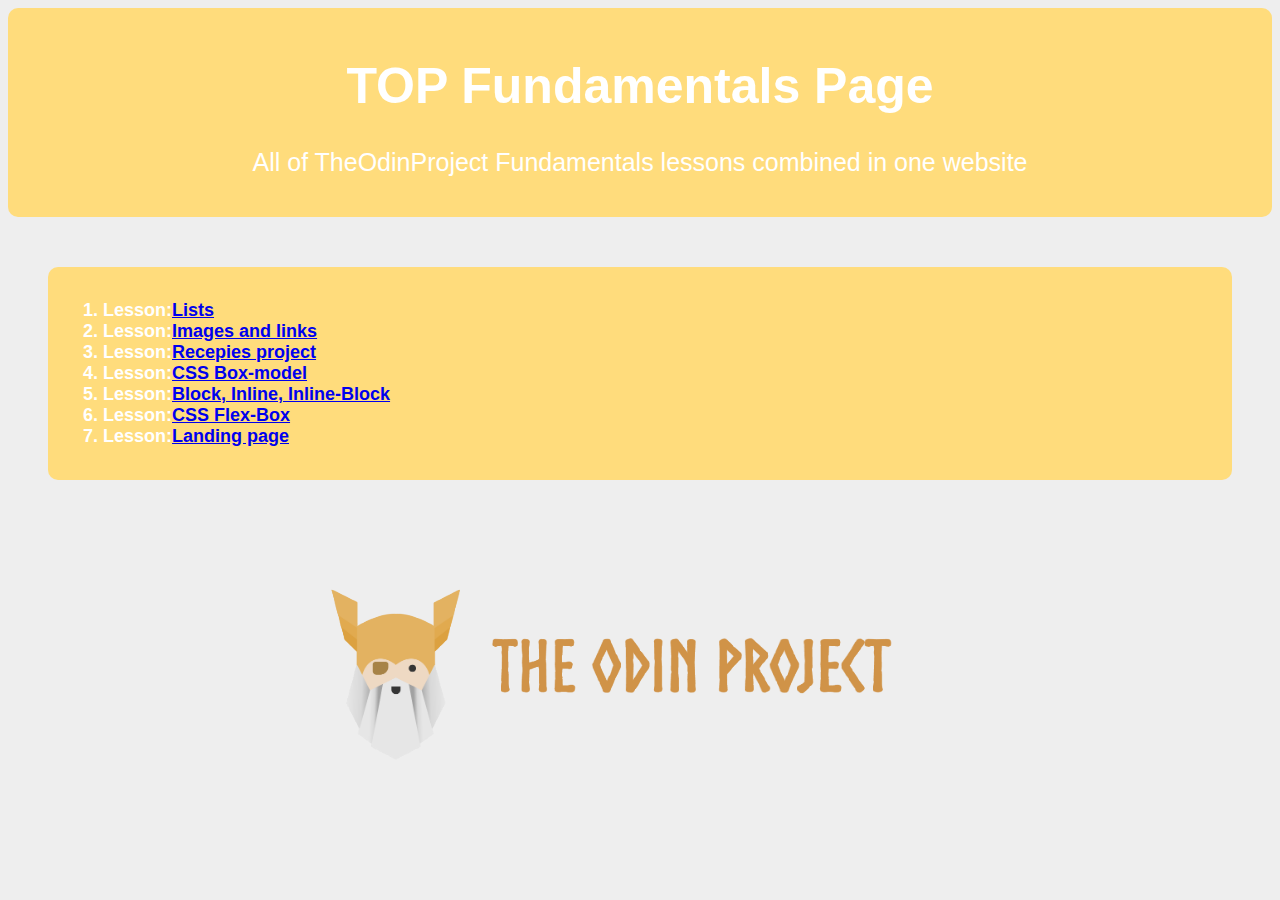
<file: index.html>
<!DOCTYPE html>
<html lang="en">
<head>
    <meta charset="UTF-8">
    <meta http-equiv="X-UA-Compatible" content="IE=edge">
    <meta name="viewport" content="width=device-width, initial-scale=1.0">
    <title>TOP Fundamentals</title>
    <link rel="stylesheet" href="style-index.css">
</head>
<body>
    <div class="div">
        <h1>TOP Fundamentals Page</h1>
        <p>All of TheOdinProject Fundamentals lessons combined in one website</p>
    </div>
        <div class="list">
            <ol>
                <li>Lesson:<a href="lists.html">Lists</a></li>
                <li>Lesson:<a href="images.html">Images and links</a></li>
                <li>Lesson:<a href="recepies/recepies.html">Recepies project</a></li>
                <li>Lesson:<a href="css-box-model.html">CSS Box-model</a></li>
                <li>Lesson:<a href="inline-block.html">Block, Inline, Inline-Block</a></li>
                <li>Lesson:<a href="flex-box.html">CSS Flex-Box</a></li>
                <li>Lesson:<a href="/landing-page/frontpage.html">Landing page</a></li>
            </ol>
        </div>
    <div class="logo alignment"><img class="logo" src="images/the-odin-project-logo-skill-finder-partners-page.png"></div>
</body>
</html>
</file>
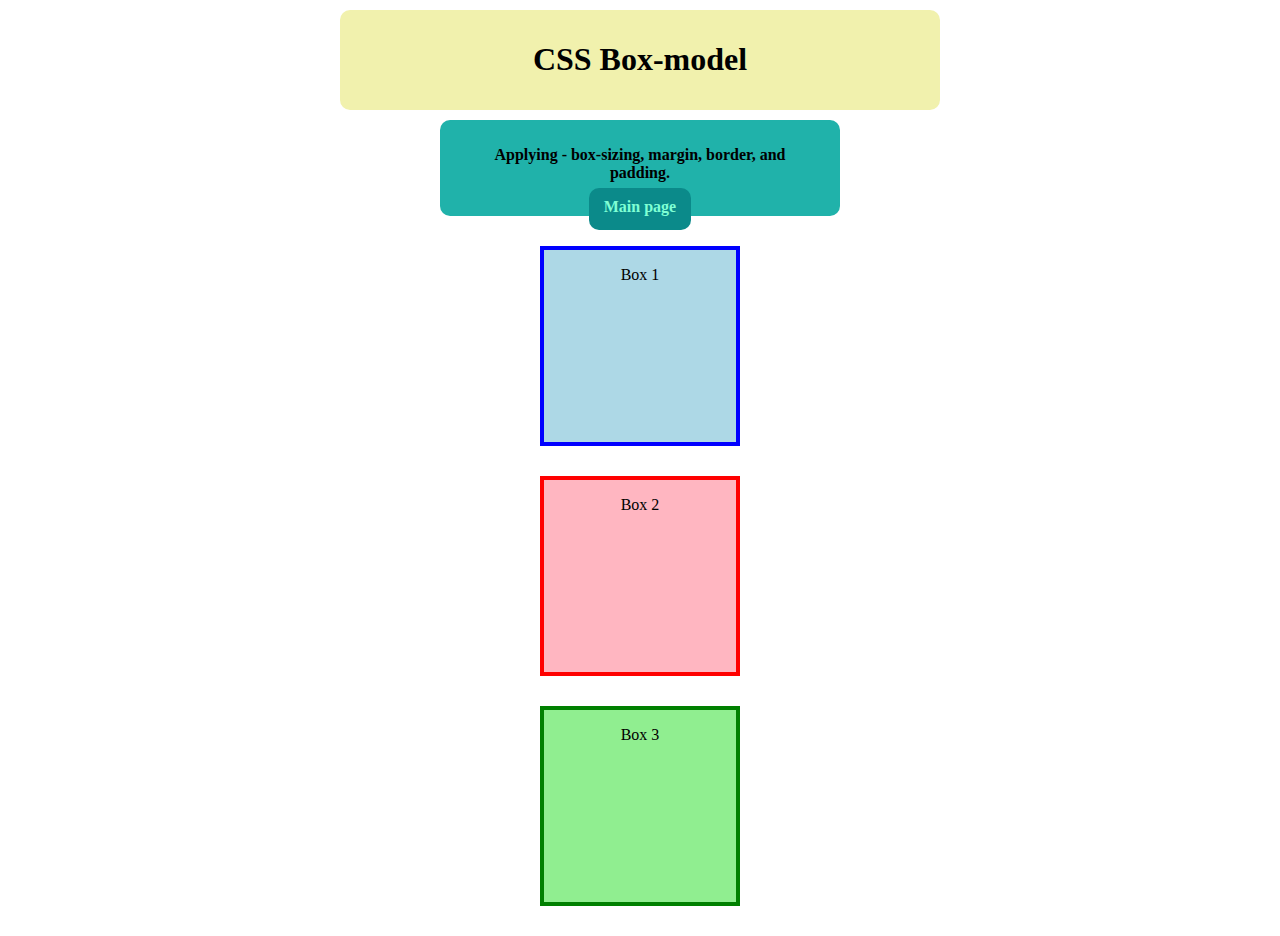
<file: css-box-model.html>
<!DOCTYPE html>
<html lang="en">
<head>
    <meta charset="UTF-8">
    <meta http-equiv="X-UA-Compatible" content="IE=edge">
    <meta name="viewport" content="width=device-width, initial-scale=1.0">
    <title>CSS Box-model</title>
    <link rel="stylesheet" href="style-CSS-Box-model.css">
</head>
<body>
    <div class="title"><h1>CSS Box-model</h1></div>
    <div class="paragraph"><p>Applying - box-sizing, margin, border, and padding.
        </p><div><a href="index.html" class="link">Main page</a></div></div>
    <div class="box1"><p>Box 1</p></div>
    <div class="box2"><p>Box 2</p></div>
    <div class="box3"><p>Box 3</p></div>
</body>
</html>
</file>
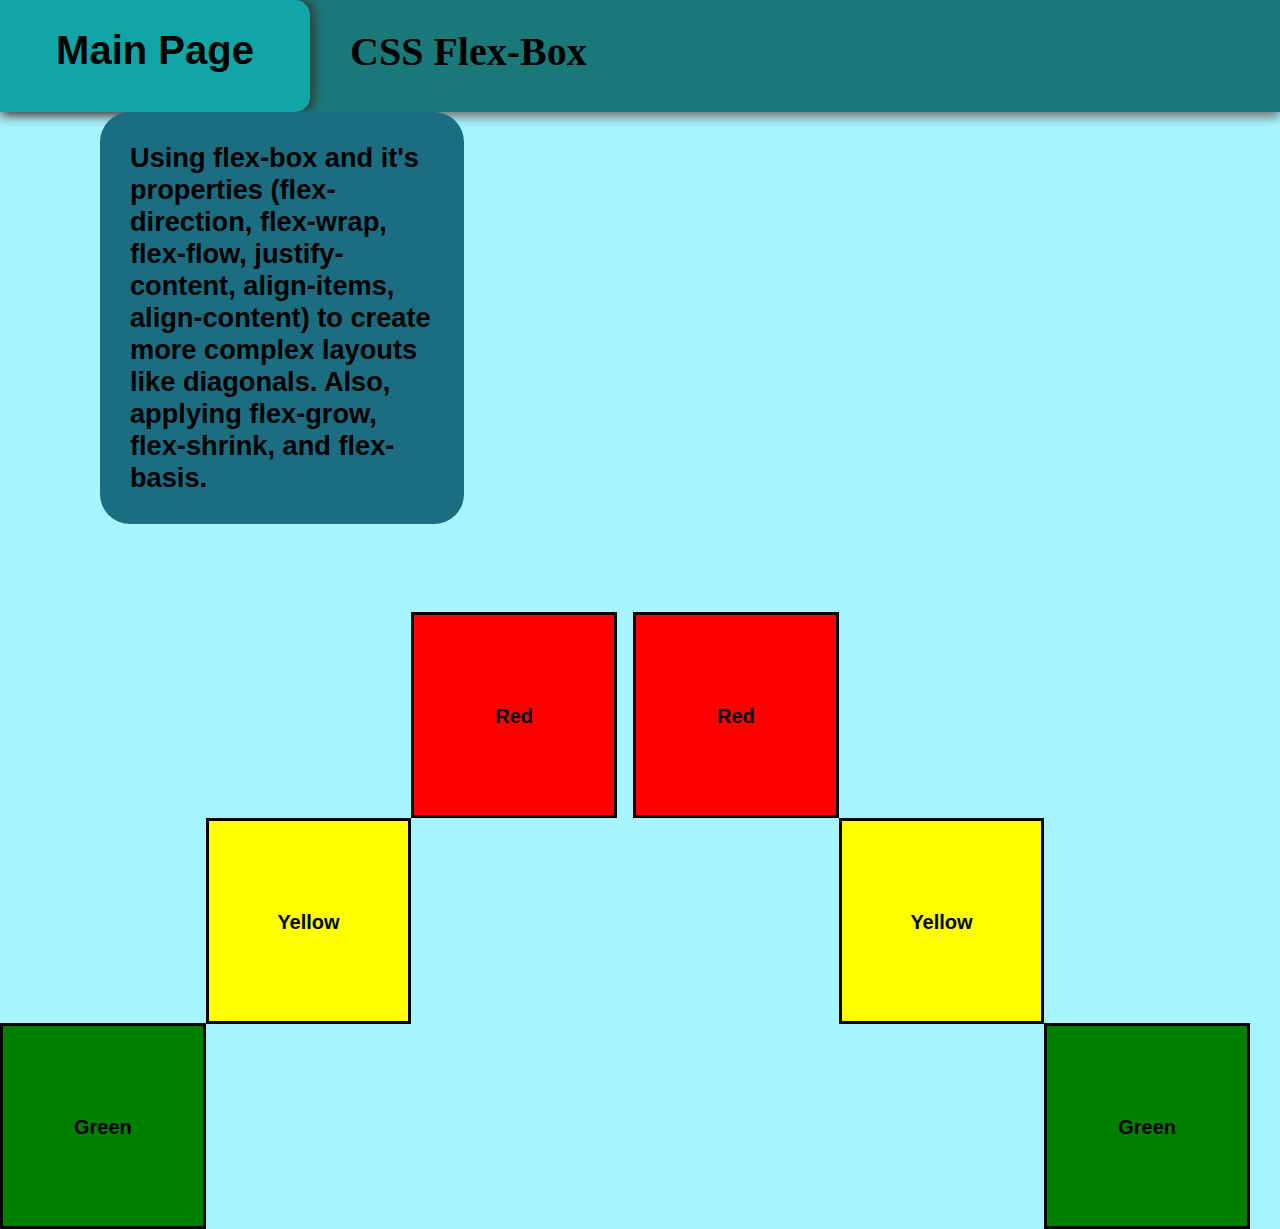
<file: flex-box.html>
<!DOCTYPE html>
<html lang="en">
<head>
    <meta charset="UTF-8">
    <meta http-equiv="X-UA-Compatible" content="IE=edge">
    <meta name="viewport" content="width=device-width, initial-scale=1.0">
    <title>CSS Flex-Box</title>
    <link rel="stylesheet" href="style-flex-box.css">
</head>
<body>
    <div class="header">
        <div class="mainpage"><a href="index.html" class="link">Main Page</a></div>
        <div class="title"><h1 class="text">CSS Flex-Box</h1></div>
        <div class="lesson"></div>
    </div>
    <div class="container"><h3 class="paragraph">
        Using flex-box and it's properties (flex-direction, flex-wrap, flex-flow, justify-content, align-items, align-content)
        to create more complex layouts like diagonals. Also, applying flex-grow, flex-shrink, and flex-basis. 
    </h3></div>
    <div class="triangle">
        <div class="flex-box">
            <div class="box1"><p>Green</p></div>
            <div class="box2"><p>Yellow</p></div>
            <div class="box3"><p>Red</p></div>
        </div>
        <div class="flex-box2">
            <div class="box31"><p>Red</p></div>
            <div class="box21"><p>Yellow</p></div>
            <div class="box11"><p>Green</p></div>
        </div>
    </div>
</body>
</html>
</file>
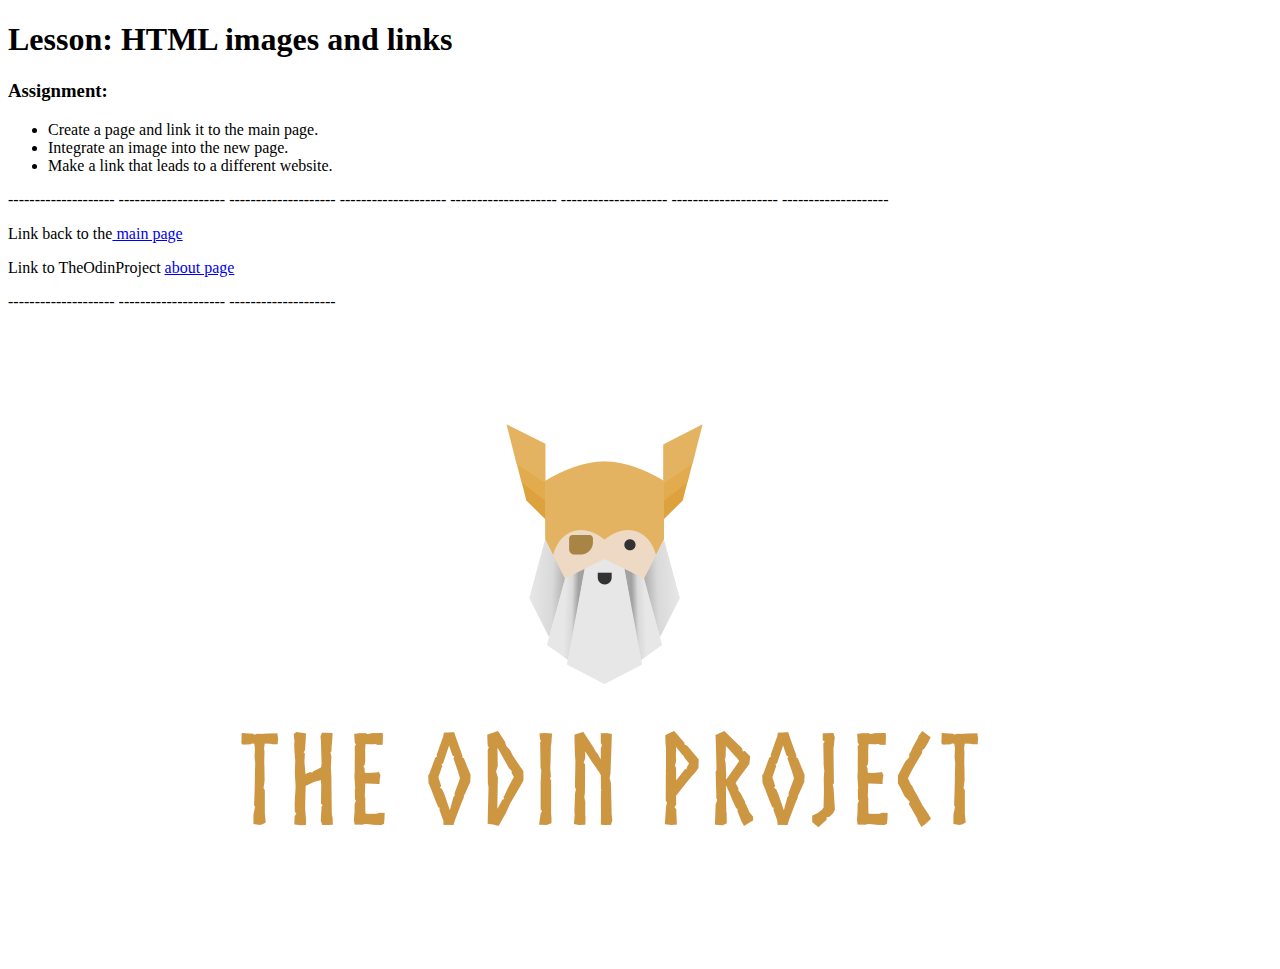
<file: images.html>
<!DOCTYPE html>
<html lang="en">
<head>
    <meta charset="UTF-8">
    <meta http-equiv="X-UA-Compatible" content="IE=edge">
    <meta name="viewport" content="width=device-width, initial-scale=1.0">
    <title>Images and links</title>
</head>
<body>
    <h1>Lesson: HTML images and links</h1>
    <h3>Assignment:</h3>
    <ul>
        <li>Create a page and link it to the main page.</li>
        <li>Integrate an image into the new page.</li>
        <li>Make a link that leads to a different website.</li>
    </ul>
    <p>
        --------------------
        --------------------
        --------------------
        --------------------
        --------------------
        --------------------
        --------------------
        --------------------
    </p>
    <p>Link back to the<a href="index.html"> main page</a></p>
    <p>Link to TheOdinProject <a href="https://www.theodinproject.com/about">about page</a></p>
    <p>
        --------------------
        --------------------
        --------------------
    </p>
    <img src="images/og-logo-022832d4cefeec1d5266237be260192f5980f9bcbf1c9ca151b358f0ce1fd2df.png" alt="Logo of TOP(TheOdinProject)">
</body>
</html>
</file>
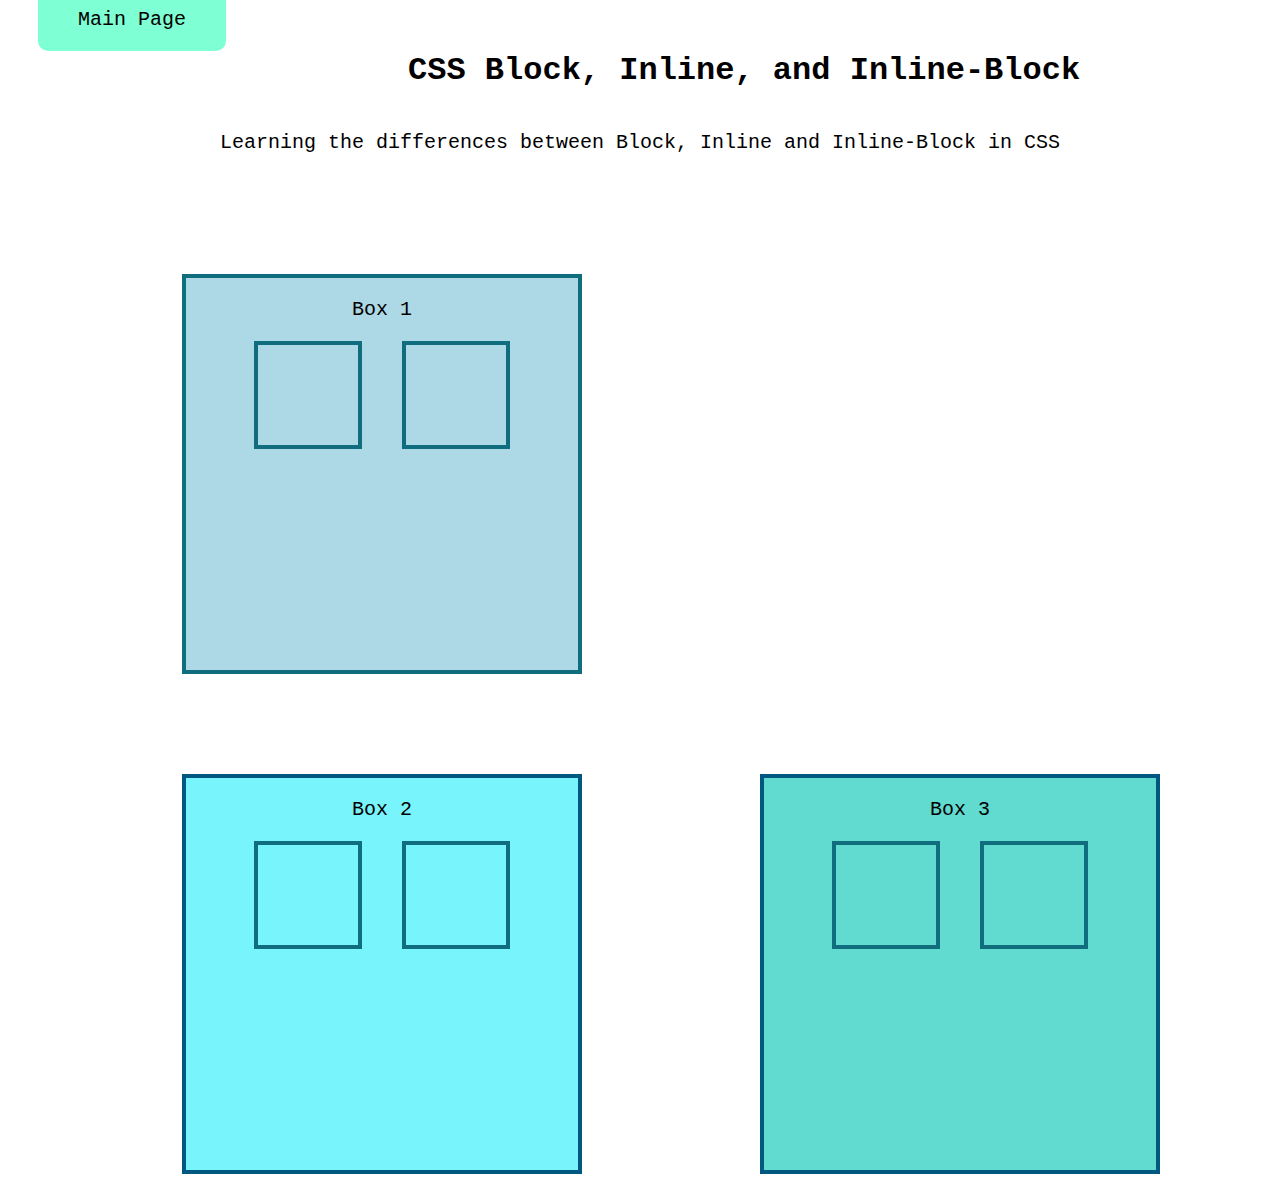
<file: inline-block.html>
<!DOCTYPE html>
<html lang="en">
<head>
    <meta charset="UTF-8">
    <meta http-equiv="X-UA-Compatible" content="IE=edge">
    <meta name="viewport" content="width=device-width, initial-scale=1.0">
    <title>Inline and Inline-Block</title>
    <link rel="stylesheet" href="style-inline-block.css">
</head>
<body>
    <div class="mainpage"><a href="index.html" class="link">Main Page</a></div>
    <div class="title"><h1>CSS Block, Inline, and Inline-Block</h1></div>
    <div class="paragraph"><p>Learning the differences between Block, Inline and Inline-Block in CSS</p></div>
    <div class="box1"><p>Box 1</p><div class="box12"></div><div class="box13"></div></div>
    <div class="box2"><p>Box 2</p><div class="box22"></div><div class="box23"></div></div>
    <div class="box3"><p>Box 3</p><div class="box32"></div><div class="box33"></div></div>
</body>
</html>
</file>
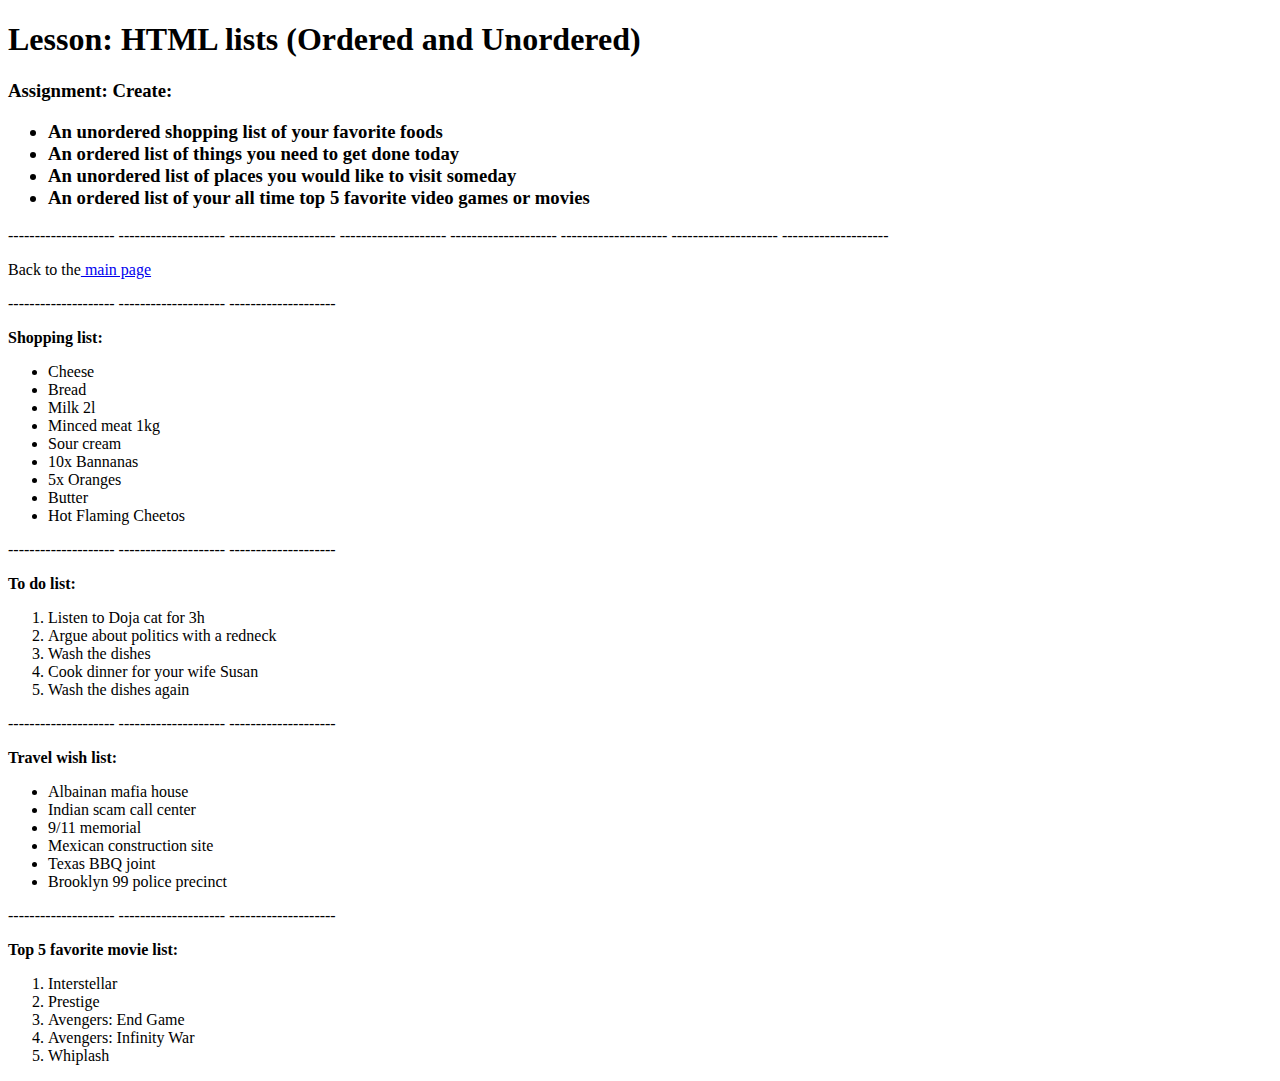
<file: lists.html>
<!DOCTYPE html>
<html lang="en">
<head>
    <meta charset="UTF-8">
    <meta http-equiv="X-UA-Compatible" content="IE=edge">
    <meta name="viewport" content="width=device-width, initial-scale=1.0">
    <title>HTML Lists</title>
</head>
<body>
    <h1>Lesson: HTML lists (Ordered and Unordered)</h1>
    <h3>Assignment: Create:
        <ul>
            <li>An unordered shopping list of your favorite foods</li>
            <li>An ordered list of things you need to get done today</li>
            <li>An unordered list of places you would like to visit someday</li>
            <li>An ordered list of your all time top 5 favorite video games or movies</li>
        </ul>
    </h3>
    <p>
        --------------------
        --------------------
        --------------------
        --------------------
        --------------------
        --------------------
        --------------------
        --------------------
    </p>
    <p>Back to the<a href="index.html"> main page</a></p>
    <p>
        --------------------
        --------------------
        --------------------
    </p>
    <p><strong>Shopping list:</strong></p>
    <ul>
        <li>Cheese</li>
        <li>Bread</li>
        <li>Milk 2l</li>
        <li>Minced meat 1kg</li>
        <li>Sour cream</li>
        <li>10x Bannanas</li>
        <li>5x Oranges</li>
        <li>Butter</li>
        <li>Hot Flaming Cheetos</li>
    </ul>
    <p>
        --------------------
        --------------------
        --------------------
    </p>
    <p><Strong>To do list:</Strong></p>
    <ol>
        <li>Listen to Doja cat for 3h</li>
        <li>Argue about politics with a redneck</li>
        <li>Wash the dishes</li>
        <li>Cook dinner for your wife Susan</li>
        <li>Wash the dishes again</li>
    </ol>
    <p>
        --------------------
        --------------------
        --------------------
    </p>
    <p><Strong>Travel wish list:</Strong></p>
    <ul>
        <li>Albainan mafia house</li>
        <li>Indian scam call center</li>
        <li>9/11 memorial</li>
        <li>Mexican construction site</li>
        <li>Texas BBQ joint</li>
        <li>Brooklyn 99 police precinct</li>
    </ul>
    <p>
        --------------------
        --------------------
        --------------------
    </p>
    <p><Strong>Top 5 favorite movie list:</Strong></p>
    <ol>
        <li>Interstellar</li>
        <li>Prestige</li>
        <li>Avengers: End Game</li>
        <li>Avengers: Infinity War</li>
        <li>Whiplash</li>
    </ol>
</body>
</html>
</file>
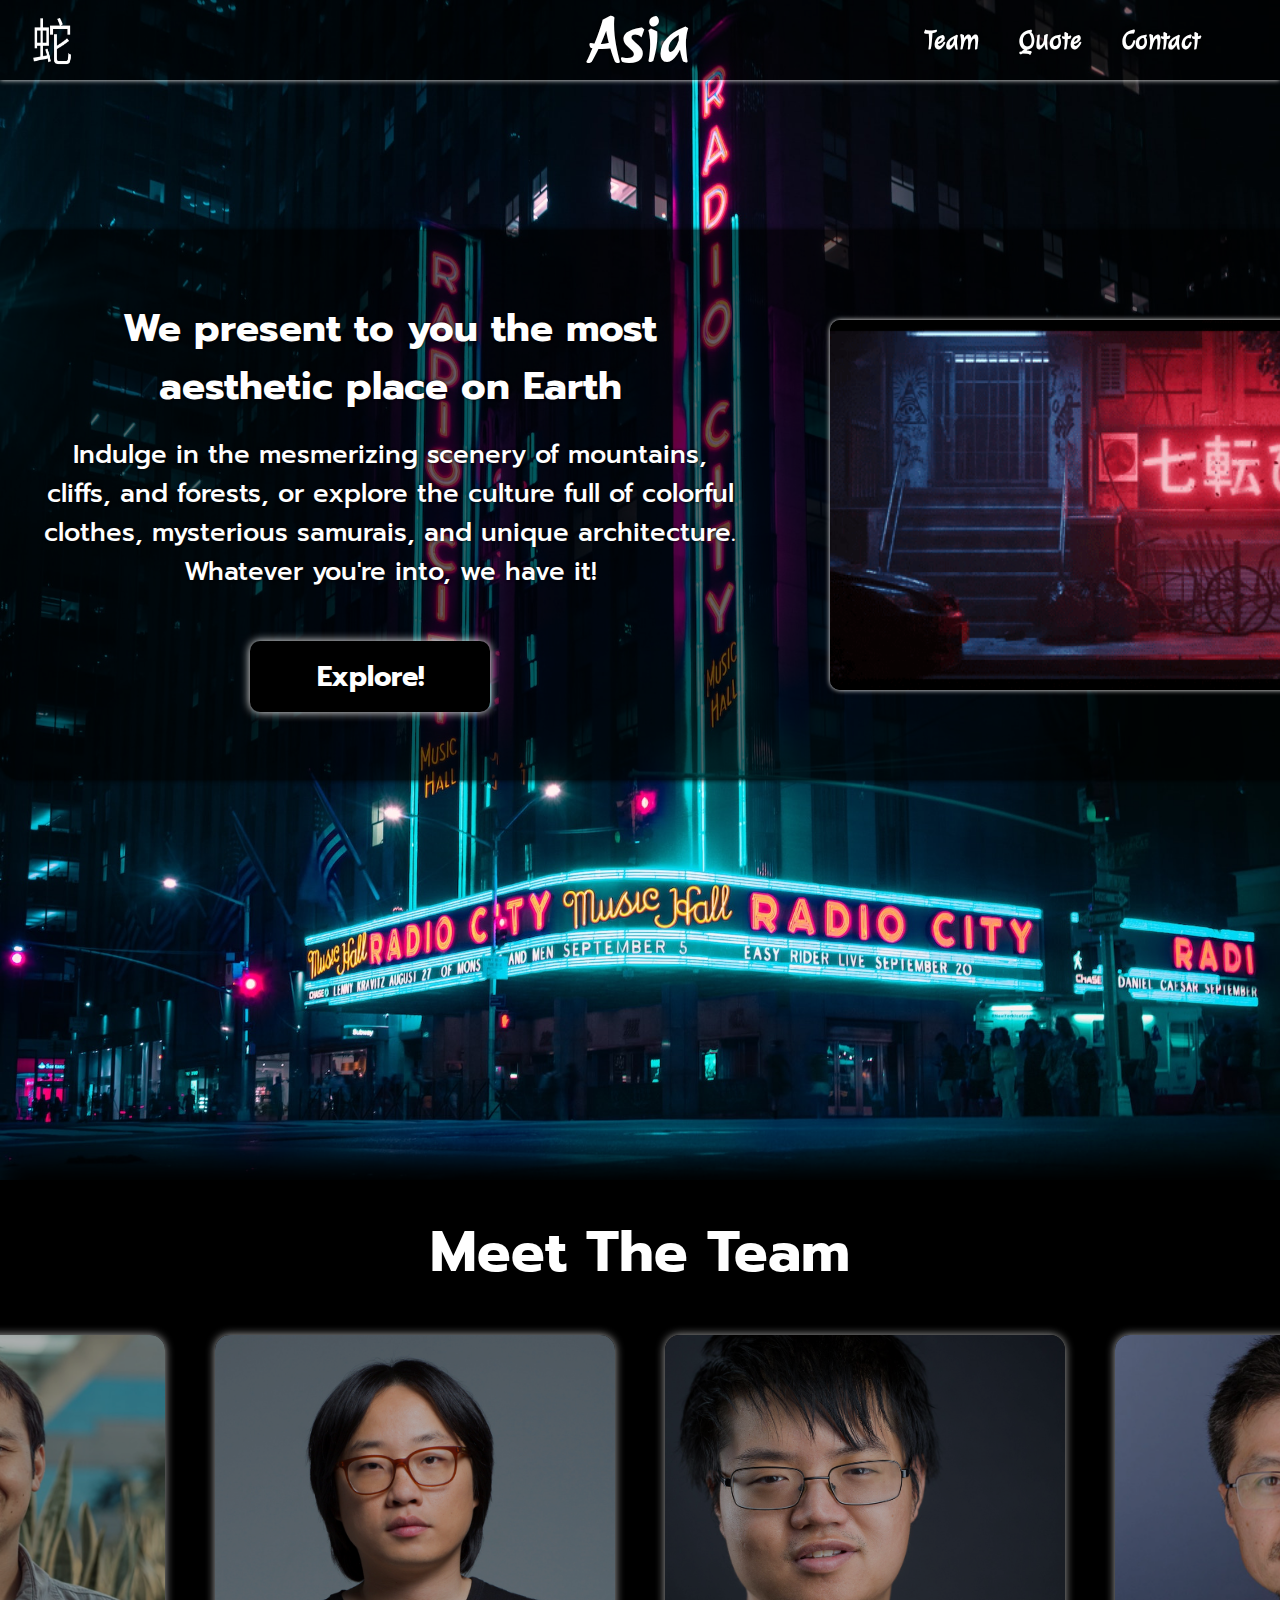
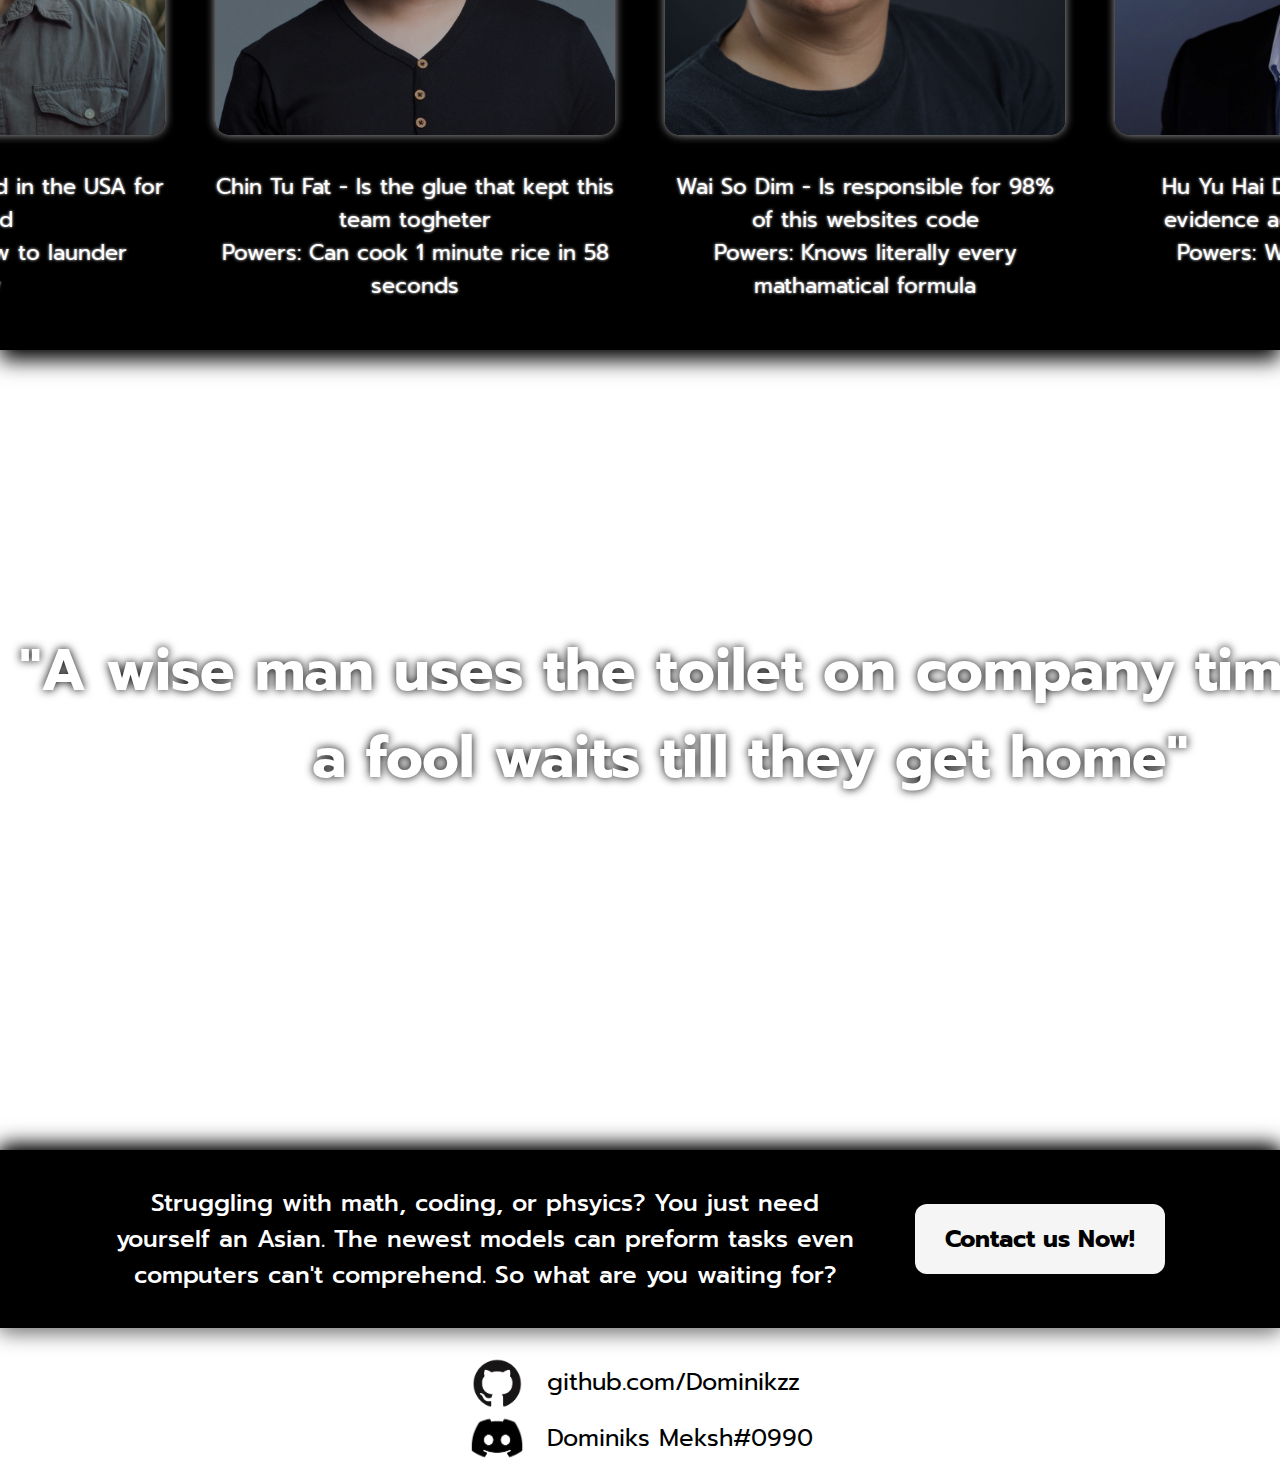
<file: landing-page/frontpage.html>
<!DOCTYPE html>
<html lang="en">
<head>
    <meta charset="UTF-8">
    <meta http-equiv="X-UA-Compatible" content="IE=edge">
    <meta name="viewport" content="width=device-width, initial-scale=1.0">
    <title>Asia</title>
    <link rel="stylesheet" href="style-asia.css">

    <link rel="preconnect" href="https://fonts.googleapis.com">
    <link rel="preconnect" href="https://fonts.gstatic.com" crossorigin>
    <link href="https://fonts.googleapis.com/css2?family=Julee&display=swap" rel="stylesheet">

    <link rel="preconnect" href="https://fonts.googleapis.com">
    <link rel="preconnect" href="https://fonts.gstatic.com" crossorigin>
    <link href="https://fonts.googleapis.com/css2?family=Prompt:wght@400;500;600;700&display=swap" rel="stylesheet">
</head>
<body>
    <div class="page">
        <nav class="top">
            <div class="logodiv"><a href="frontpage.html" class="logolink"><img src="images-asia/蛇-removebg-preview.png" class="logo" alt="logo"></a></div>
            <div class="titleflex"><h1 class="title">Asia</h1></div>
            <div class="teamflex"><a class="team" href="#DreamTeam">Team</a></div>
            <div class="aboutflex"><a class="about" href="#Quote">Quote</a></div>
            <div class="contactflex"><a class="contact" href="#Contact">Contact</a></div>
        </nav>
            <div class="underheader">
                <div class="info">
                    <div class="infoflex">
                        <p class="paragraphinfo">We present to you the most aesthetic place on Earth</p>
                        <p class="paragraphinfo2">
                            Indulge in the mesmerizing scenery of mountains, cliffs, and forests, or
                            explore the culture full of colorful clothes, mysterious samurais,
                            and unique architecture. Whatever you're into, we have it!
                        </p>
                        <a class="explore" href="https://www.youtube.com/watch?v=iZttVVkdm6c" target="_blank">Explore!</a>
                    </div>
                    <div class="imgflex">
                        <img src="images-asia/giphy.gif" class="img" alt="Asia nightlife">
                    </div>
                 </div>

            <p class="teamtitle" id=DreamTeam>Meet The Team</p>
                     <div class="divteam">
                         <div class="dreamteamflex">
                            <div class="team1">
                            <img src="images-asia/teamimages/team1.png" class="teamimg1">
                            <p class="teampar">Lei Ying Lo - Is wanted in the USA for tax fraud <br>Powers: Knows how to launder money<br></p>
                         </div>
                         <div class="team2">
                            <img src="images-asia/teamimages/team2.png" class="teamimg1">
                            <p class="teampar">Chin Tu Fat - Is the glue that kept this team togheter<br>Powers: Can cook 1 minute rice in 58 seconds<br></p>
                         </div>
                         <div class="team3">
                            <img src="images-asia/teamimages/team3.png" class="teamimg1">
                            <p class="teampar">Wai So Dim - Is responsible for 98% of this websites code<br>Powers: Knows literally every mathamatical formula<br></p>
                         </div>
                         <div class="team4">
                            <img src="images-asia/teamimages/team4.png" class="teamimg1">
                            <p class="teampar">Hu Yu Hai Ding - Is gathering evidence against Lei Ying Lo <br>Powers: Works for the CIA<br></p>
                         </div>
                     </div>
                 </div>
            </div>
            <div class="quoteflex" id="Quote">
                <p class="qpar">"A wise man uses the toilet on company time, only a fool waits till they get home"</p>
                <p class="LaoTzu">- Lao Tzu</p>
            </div>
            <div class="signupflex">
                <p class="signup">Struggling with math, coding, or phsyics? You just need yourself an Asian.
                        The newest models can preform tasks even computers can't comprehend. So what are you waiting for?</p>
                <a class="asianlink" href="https://you.wemove.eu/campaigns/a-hotline-for-hate-crimes-against-asians-in-europe">Contact us Now!</a>
            </div>
            <div class="footerdiv">
                <div class="footerlogo">
                    <img src="images-asia/footer/蛇-removebg-preview.png" class="github">
                    <img src="images-asia/footer/蛇_1_-removebg-preview.png" class="discord">
                </div>
                <div class="footertext" id="Contact">
                    <p class="footergit">github.com/Dominikzz</p>
                    <p class="footerdisc">Dominiks Meksh#0990</p>
                </div>
            </div>
    </div>    
</body>
</html>
</file>
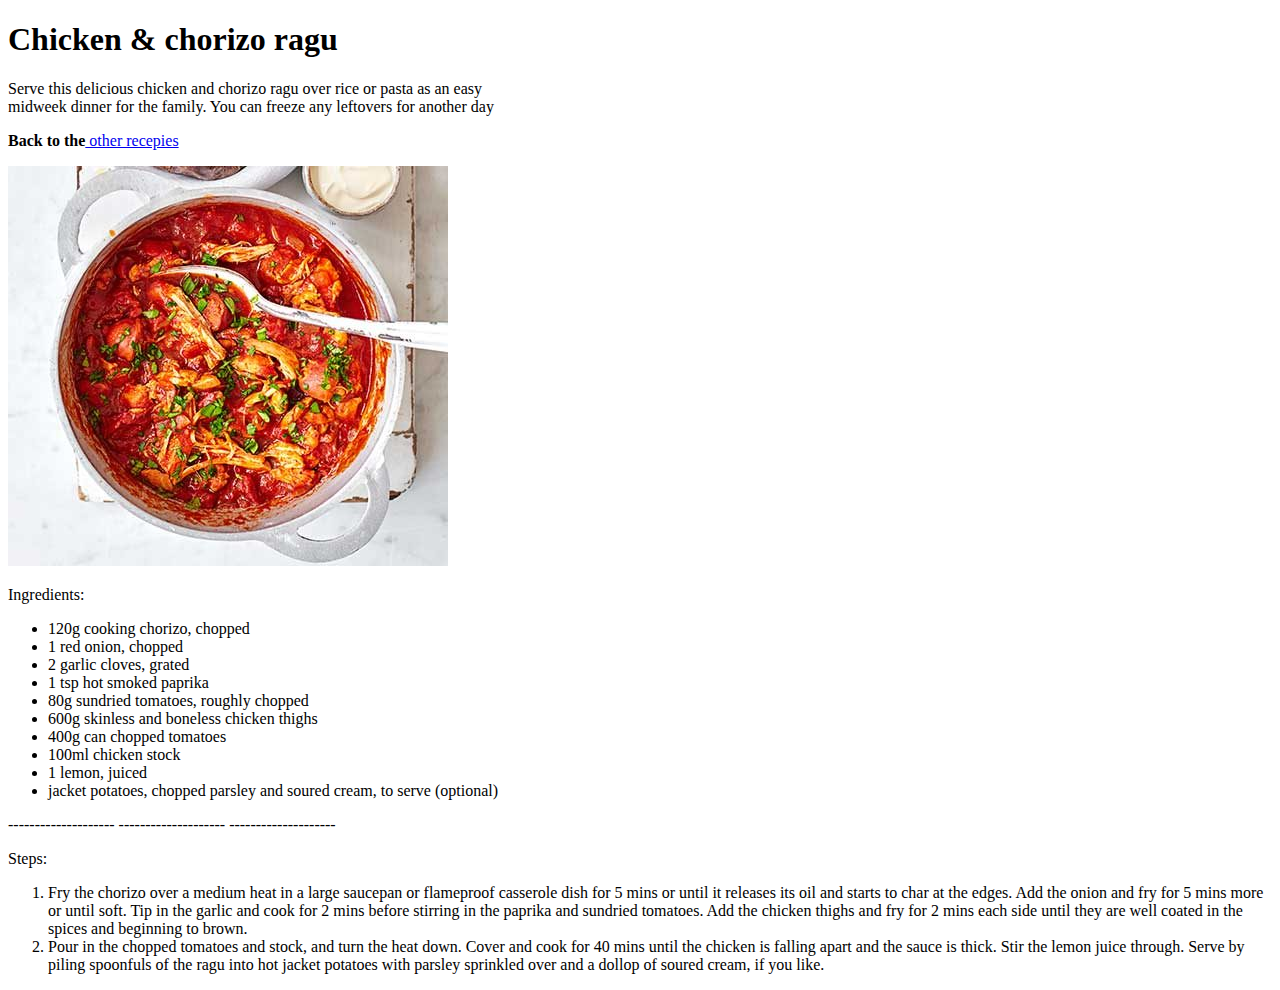
<file: recepies/chicken.html>
<!DOCTYPE html>
<html lang="en">
<head>
    <meta charset="UTF-8">
    <meta http-equiv="X-UA-Compatible" content="IE=edge">
    <meta name="viewport" content="width=device-width, initial-scale=1.0">
    <title>Chicken & chorizo ragu</title>
</head>
<body>
    <h1>Chicken & chorizo ragu</h1>
    <p>Serve this delicious chicken and chorizo ragu over rice or pasta as an easy
        <br>midweek dinner for the family. You can freeze any leftovers for another day<br>
    </p>
    <p><strong>Back to the</strong><a href="recepies.html"> other recepies</a></p>
    <img src="recepie-images/chicken-chorizo-ragu-95dc274.jpg">
    <p>Ingredients:</p>
    <ul>
        <li>120g cooking chorizo, chopped</li>
        <li>1 red onion, chopped</li>
        <li>2 garlic cloves, grated</li>
        <li>1 tsp hot smoked paprika</li>
        <li>80g sundried tomatoes, roughly chopped</li>
        <li>600g skinless and boneless chicken thighs</li>
        <li>400g can chopped tomatoes</li>
        <li>100ml chicken stock</li>
        <li>1 lemon, juiced</li>
        <li>jacket potatoes, chopped parsley and soured cream, to serve (optional)</li>
    </ul>
    <p>
        --------------------
        --------------------
        --------------------
    </p>
    <p>Steps:</p>
    <ol>
        <li>Fry the chorizo over a medium heat in a large saucepan or flameproof
            casserole dish for 5 mins or until it releases its oil and starts
            to char at the edges. Add the onion and fry for 5 mins more or until soft.
            Tip in the garlic and cook for 2 mins before stirring in the paprika
            and sundried tomatoes. Add the chicken thighs and fry for 2 mins each
            side until they are well coated in the spices and beginning to brown.</li>
        <li>Pour in the chopped tomatoes and stock, and turn the heat down.
            Cover and cook for 40 mins until the chicken is falling apart and 
            the sauce is thick. Stir the lemon juice through. Serve by piling 
            spoonfuls of the ragu into hot jacket potatoes with parsley sprinkled over 
            and a dollop of soured cream, if you like.</li>
    </ol>    
</body>
</html>
</file>
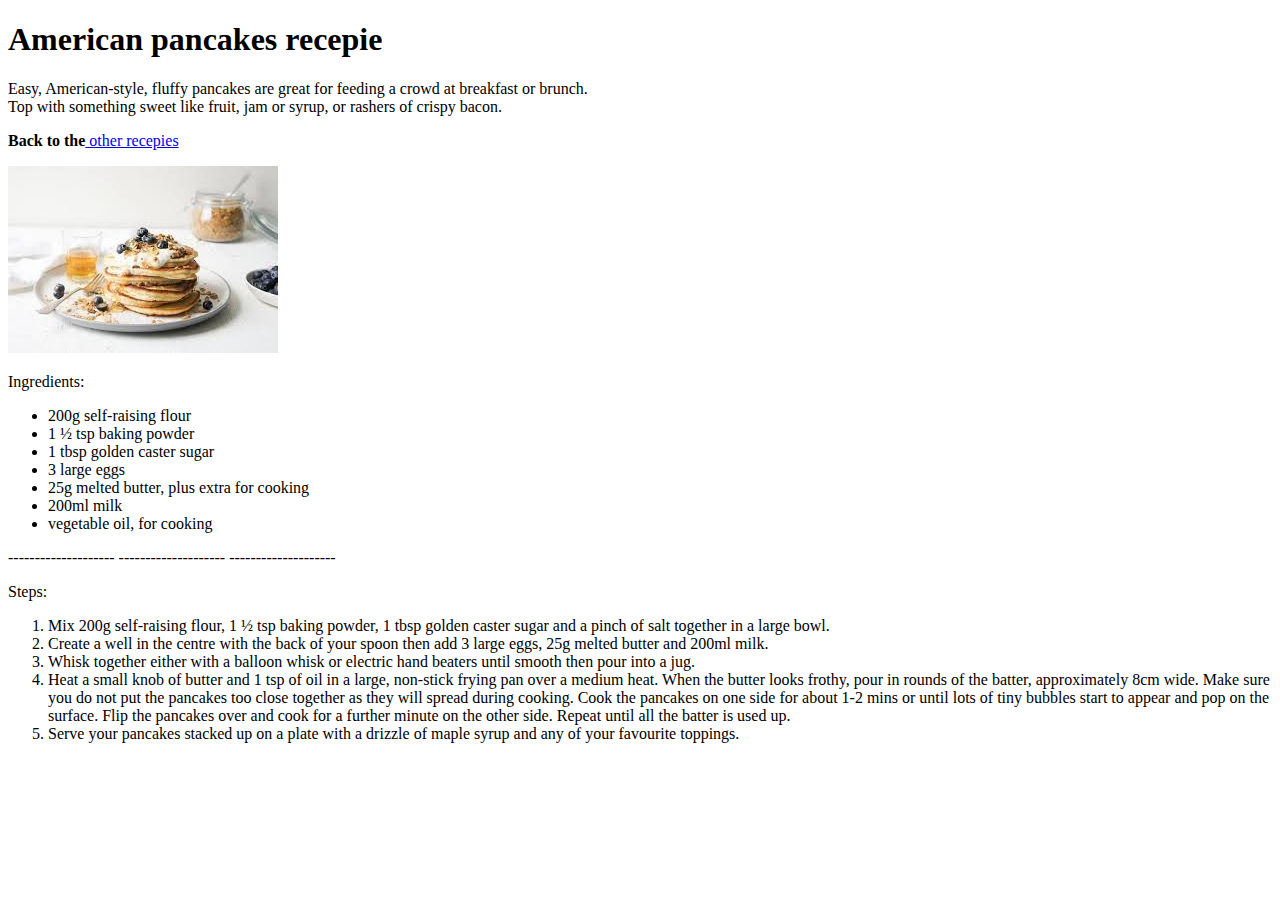
<file: recepies/pancakes.html>
<!DOCTYPE html>
<html lang="en">
<head>
    <meta charset="UTF-8">
    <meta http-equiv="X-UA-Compatible" content="IE=edge">
    <meta name="viewport" content="width=device-width, initial-scale=1.0">
    <title>American pancakes</title>
</head>
<body>
    <h1>American pancakes recepie</h1>
    <p>Easy, American-style, fluffy pancakes are great
        for feeding a crowd at breakfast or brunch.<br> Top with
        something sweet like fruit, jam or syrup, or rashers of crispy bacon.<br>
    </p>
    <p><strong>Back to the</strong><a href="recepies.html"> other recepies</a></p>
    <img src="recepie-images/images.jpeg">
    <p>Ingredients:</p>
    <ul>
        <li>200g self-raising flour</li>
        <li>1 ½ tsp baking powder</li>
        <li>1 tbsp golden caster sugar</li>
        <li>3 large eggs</li>
        <li>25g melted butter, plus extra for cooking</li>
        <li>200ml milk</li>
        <li>vegetable oil, for cooking</li>
    </ul>
    <p>
        --------------------
        --------------------
        --------------------
    </p>
    <p>Steps:</p>
    <ol>
        <li>Mix 200g self-raising flour, 1 ½ tsp baking powder, 1 tbsp golden
             caster sugar and a pinch of salt together in a large bowl.</li>
        <li>Create a well in the centre with the back of your
             spoon then add 3 large eggs, 25g melted butter and 200ml milk.</li>
        <li>Whisk together either with a balloon whisk or electric
             hand beaters until smooth then pour into a jug.</li>
        <li>Heat a small knob of butter and 1 tsp of oil in a large, non-stick frying pan over a medium heat. When the butter looks frothy,
             pour in rounds of the batter, approximately 8cm wide. Make sure you do not put the pancakes too close together as they will spread during cooking. Cook the pancakes
              on one side for about 1-2 mins or until lots of tiny bubbles start to appear and pop on the surface. Flip the pancakes over and cook for a further
             minute on the other side. Repeat until all the batter is used up.</li>
        <li>Serve your pancakes stacked up on a plate with a drizzle of maple syrup and any
             of your favourite toppings.</li>
    </ol>
</body>
</html>
</file>
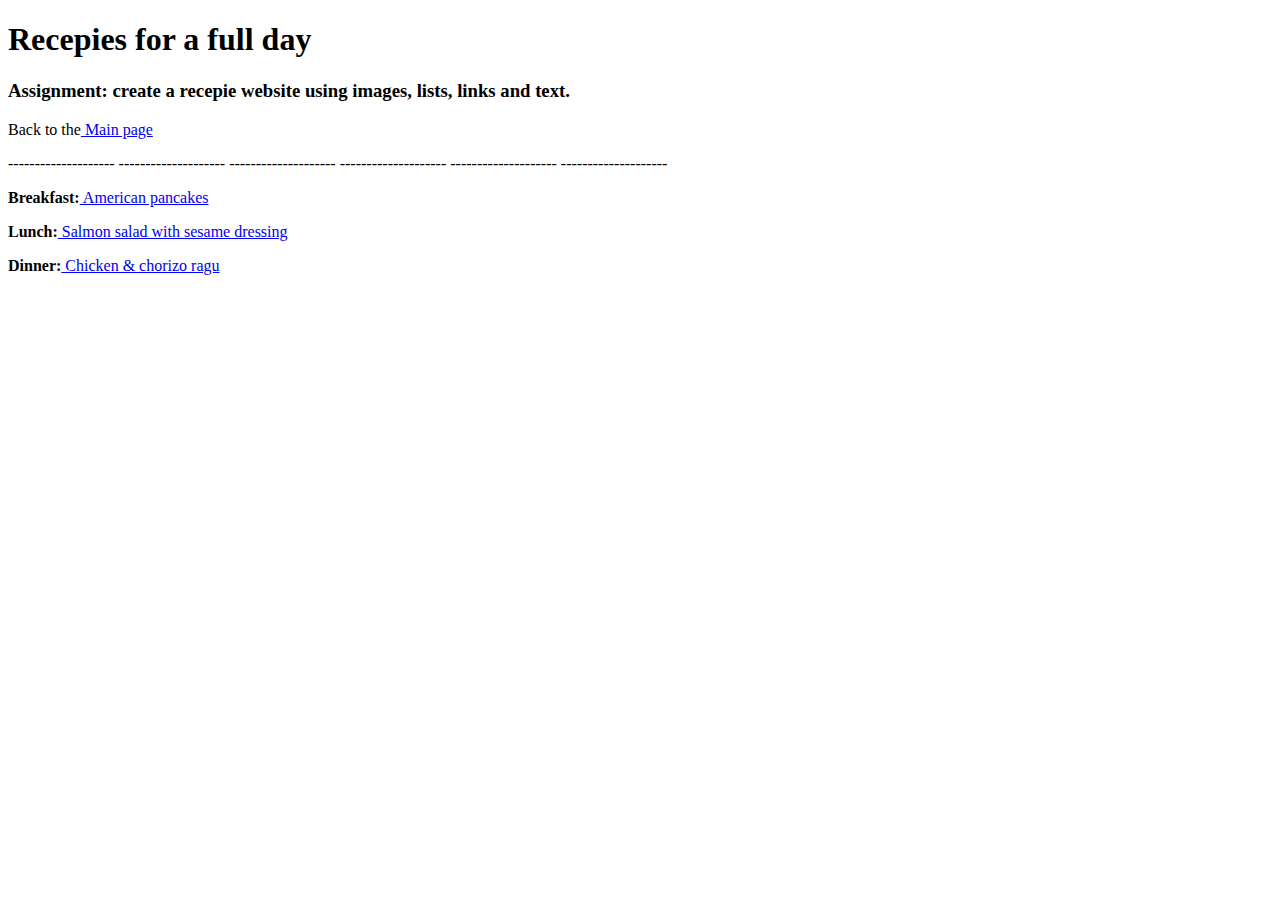
<file: recepies/recepies.html>
<!DOCTYPE html>
<html lang="en">
<head>
    <meta charset="UTF-8">
    <meta http-equiv="X-UA-Compatible" content="IE=edge">
    <meta name="viewport" content="width=device-width, initial-scale=1.0">
    <title>Recepies</title>
</head>
<body>
    <h1>Recepies for a full day</h1>
    <h3>Assignment: create a recepie website using images,
        lists, links and text.
    </h3>
    <p>Back to the<a href="../index.html"> Main page</a></p>
    <p>
        --------------------
        --------------------
        --------------------
        --------------------
        --------------------
        --------------------
    </p>
    <p><strong>Breakfast:</strong><a href="pancakes.html"> American pancakes</a></p>
    <p><strong>Lunch:</strong><a href="salmon.html"> Salmon salad with sesame dressing</a></p>
    <p><strong>Dinner:</strong><a href="chicken.html"> Chicken & chorizo ragu</a></p>
</body>
</html>
</file>
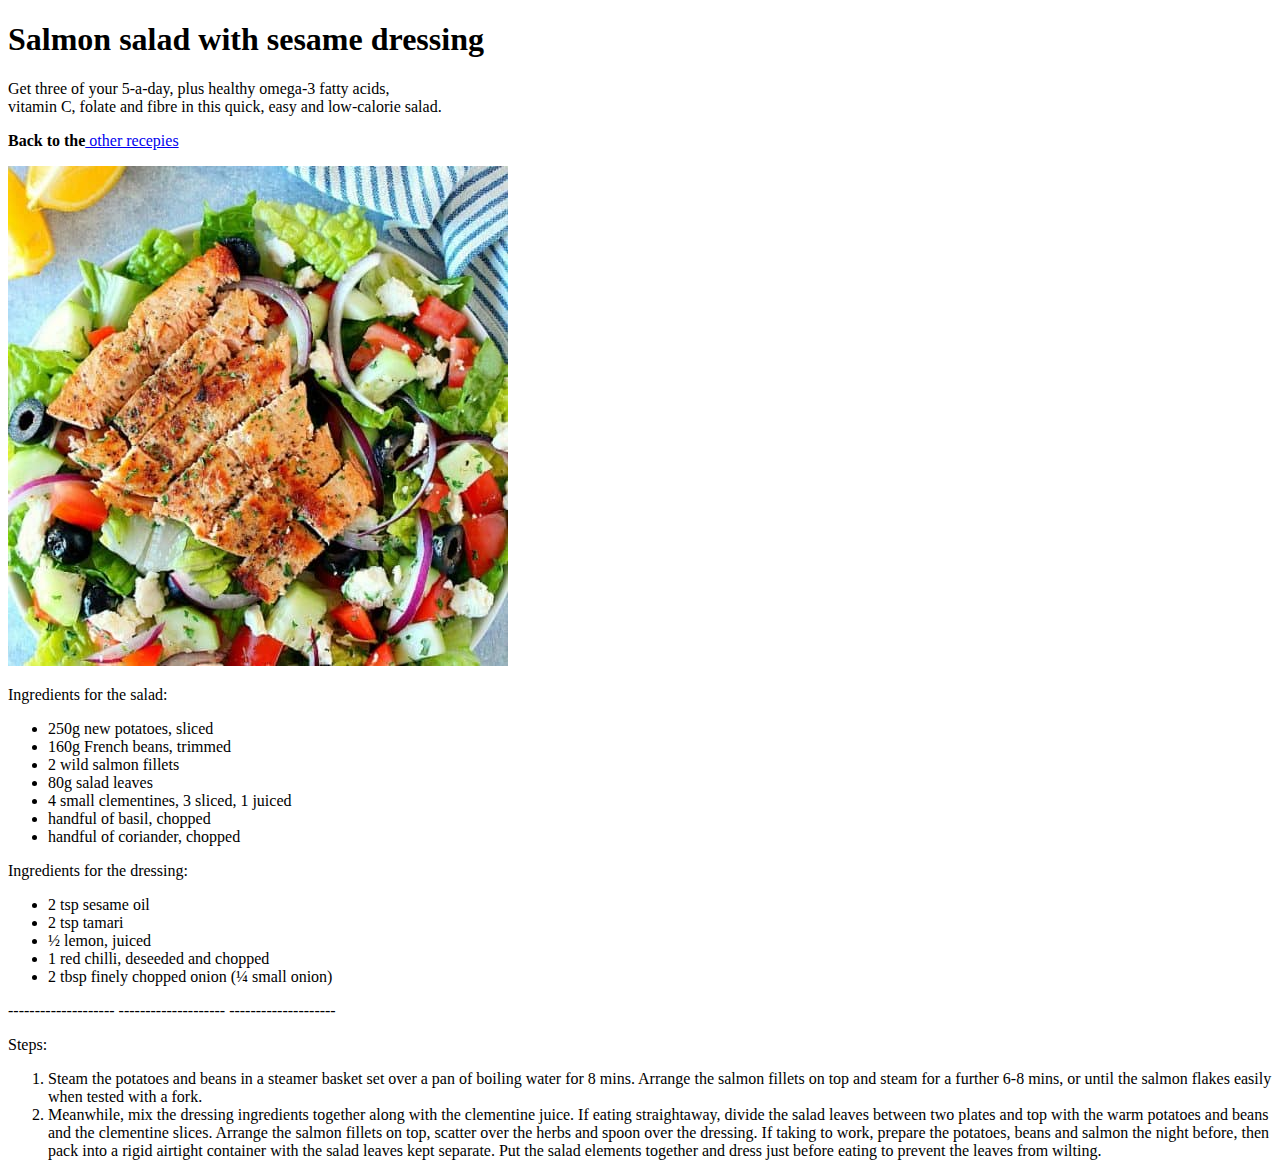
<file: recepies/salmon.html>
<!DOCTYPE html>
<html lang="en">
<head>
    <meta charset="UTF-8">
    <meta http-equiv="X-UA-Compatible" content="IE=edge">
    <meta name="viewport" content="width=device-width, initial-scale=1.0">
    <title>Salmon salad</title>
</head>
<body>
    <h1>Salmon salad with sesame dressing</h1>
    <p>Get three of your 5-a-day, plus healthy omega-3 fatty acids,
        <br>vitamin C, folate and fibre in this quick, easy and low-calorie salad.<br>
    </p>
    <p><strong>Back to the</strong><a href="recepies.html"> other recepies</a></p>
    <img src="recepie-images/overhead-shot-of-salmon-salad-A-500x500.jpg">
    <p>Ingredients for the salad:</p>
    <ul>
        <li>250g new potatoes, sliced</li>
        <li>160g French beans, trimmed</li>
        <li>2 wild salmon fillets</li>
        <li>80g salad leaves</li>
        <li>4 small clementines, 3 sliced, 1 juiced </li>
        <li>handful of basil, chopped</li>
        <li>handful of coriander, chopped </li>
    </ul>
    <p>Ingredients for the dressing:</p>
    <ul>
        <li>2 tsp sesame oil</li>
        <li>2 tsp tamari</li>
        <li>½ lemon, juiced</li>
        <li>1 red chilli, deseeded and chopped</li>
        <li>2 tbsp finely chopped onion (¼ small onion)</li>
    </ul>
    <p>
        --------------------
        --------------------
        --------------------
    </p>
    <p>Steps:</p>
    <ol>
        <li>Steam the potatoes and beans in a steamer basket set over
            a pan of boiling water for 8 mins. Arrange the salmon fillets
            on top and steam for a further 6-8 mins, or until the salmon
            flakes easily when tested with a fork.</li>
        <li>Meanwhile, mix the dressing ingredients together
            along with the clementine juice. If eating straightaway,
            divide the salad leaves between two plates and top with 
            the warm potatoes and beans and the clementine slices. 
            Arrange the salmon fillets on top, scatter over the herbs
            and spoon over the dressing. If taking to work, prepare the 
            potatoes, beans and salmon the night before, then pack into 
            a rigid airtight container with the salad leaves kept separate.
            Put the salad elements together and dress just before eating
            to prevent the leaves from wilting.</li>
    </ol>
</body>
</html>
</file>
<file: style-index.css>
body{
    background-color: rgb(238, 238, 238);
}

.div{
    font-family: 'Lucida Sans', 'Lucida Sans Regular', 'Lucida Grande', 'Lucida Sans Unicode', Geneva, Verdana, sans-serif;
    font-weight: normal;
    font-size: 25px;
    text-align: center;
    background-color: rgb(255, 220, 124);
    padding: 15px;
    border-radius: 10px;
    color: white;;
}

.list{
    font-family: 'Lucida Sans', 'Lucida Sans Regular', 'Lucida Grande', 'Lucida Sans Unicode', Geneva, Verdana, sans-serif;
    margin-top: 50px;
    margin-left: 40px;
    text-align: left;
    font-size: 18px;
    font-weight: bold;
    background-color: rgb(255, 220, 124);
    padding: 15px;
    border-radius: 10px;
    margin-right: 40px;
    color: white;
}

.logo{
    margin:auto;
    width: 700px;
    height: 100%;
    background-image: url(images/the-odin-project-logo-skill-finder-partners-page.png);
    background-repeat: no-repeat;
    background-size: contain;
}

.logo.alignment{
    margin-top: 100px;
}
</file>
<file: style-CSS-Box-model.css>
.title {
    background-color: rgb(241, 241, 173);
    padding: 10px 0px;
    text-align: center;
    box-sizing: border-box;
    width: 600px;
    margin: 10px auto;
    border-radius: 10px;
}

.paragraph {
    background-color: lightseagreen;
    padding: 10px 30px 0px;
    font-weight: bold;
    text-align: center;
    box-sizing: border-box;
    width: 400px;
    margin: 10px auto;
    border-radius: 10px;
}

.link{
    background-color: rgb(11, 138, 138);
    padding: 10px 15px 15px;
    border-radius: 10px;
    color: aquamarine;
    text-decoration: none;
}

.link:hover{
    background-color: rgb(7, 70, 70);
}

.box1{
    border: 4px solid blue;
    box-sizing: border-box;
    width: 200px;
    background-color: lightblue;
    height: 200px;
    margin: 30px auto;
    text-align: center;
}

.box2{
    border: 4px solid red;
    box-sizing: border-box;
    width: 200px;
    background-color: lightpink;
    height: 200px;
    margin: 30px auto;
    text-align: center;
}

.box3{
    border: 4px solid green;
    box-sizing: border-box;
    width: 200px;
    background-color: lightgreen;
    height: 200px;
    margin: 30px auto;
    text-align: center;
}
</file>
<file: style-flex-box.css>
*{
    padding: 0;
    margin: 0;
}

p {
    text-align: center;
    margin-top: 90px;
    font-size: 20px;
    font-weight: bold;
    font-family: 'Gill Sans', 'Gill Sans MT', Calibri, 'Trebuchet MS', sans-serif;
}

body{
    background-color: rgb(165, 244, 255);
}

.header{
    display: flex;
    height: 7em;
    background-color: rgb(25, 121, 121);
    box-shadow: 0px 5px 10px rgb(117, 117, 117);
}

.mainpage{
    background-color: rgb(17, 165, 165);
    flex: 1 0 0;
    text-align: center;
    border-radius: 0px 15px 15px 0px;
    box-shadow: 5px 0px 10px rgb(59, 59, 59);
}

.link{
    display: inline-block;
    margin-top: 0.7em;
    font-size: 2.5em;
    text-decoration: none;
    color: black;
    font-weight: 600;
    font-family:'Gill Sans', 'Gill Sans MT', Calibri, 'Trebuchet MS', sans-serif;
}

.link:hover{
    color: white;
}

.title{
    background-color: rgb(25, 121, 121);
    flex: 3 10 0;
    margin-left: 40px;
}

.text{
    margin-top: 0.7em;
    font-size: 2.5em;
}

.container{
    display: inline-block;
    width: 19em;
    border-radius: 30px;
    background-color: rgb(29, 109, 129);
    margin: 0 100px 0 100px;
    padding: 30px;
}

.paragraph{
    font-size: 1.7em;
    font-family: 'Gill Sans', 'Gill Sans MT', Calibri, 'Trebuchet MS', sans-serif;
    font-weight: 600;
}

.triangle{
    display: inline-flex;
    gap: 1em;
}

.flex-box{
    display: inline-flex;
    height: 617px;
    width: 617px;
    justify-content: space-between;
    margin: 5.5em auto 0;
}

.box1{
    height: 200px;
    width: 200px;
    border: 3px solid rgb(0, 0, 0);
    align-self: flex-end;
    background-color: green;
}

.box2{
    height: 200px;
    width: 200px;
    border: 3px solid rgb(0, 0, 0);
    align-self: center;
    background-color: yellow;
}

.box3{
    height: 200px;
    width: 200px;
    border: 3px solid rgb(0, 0, 0);
    background-color: red;
}

.flex-box2{
    display: inline-flex;
    height: 617px;
    width: 617px;
    justify-content: space-between;
    margin: 5.5em auto 0;
}

.box11{
    height: 200px;
    width: 200px;
    border: 3px solid rgb(0, 0, 0);
    align-self: flex-end;
    background-color: green;
}

.box21{
    height: 200px;
    width: 200px;
    border: 3px solid rgb(0, 0, 0);
    align-self: center;
    background-color: yellow;
}

.box31{
    height: 200px;
    width: 200px;
    border: 3px solid rgb(0, 0, 0);
    background-color: red;
}
</file>
<file: style-inline-block.css>
.mainpage{
    display: inline-block;
    margin-left: 30px;
}

.link{
    background-color: aquamarine;
    padding: 20px 40px;
    text-align: center;
    color: black;
    font-size: 20px;
    text-decoration: none;
    border-radius: 10px;
    font-family: 'Courier New', Courier, monospace;
}

.link:hover{
    background-color: rgb(60, 175, 156);
    color: white;;
}

.title{
    display: inline-block;
    margin-left: 400px;
    font-family: 'Courier New', Courier, monospace;
}

.paragraph {
    text-align: center;
    font-size: 20px;
    margin-top: 20px;
    font-family: 'Courier New', Courier, monospace;
}

.box1{
    border: 4px solid rgb(15, 109, 126);
    box-sizing: border-box;
    width: 400px;
    background-color: lightblue;
    height: 400px;
    text-align: center;
    display: inline-block;
    margin: 100px 0px 0px 174px;
    font-size: 20px;
    font-family: 'Courier New', Courier, monospace;
}

.box12{
    border: 4px solid rgb(15, 109, 126);
    width: 100px;
    height: 100px;
    display: inline-block;
    margin: 0px 20px 0px;
}

.box13{
    border: 4px solid rgb(15, 109, 126);
    width: 100px;
    height: 100px;
    display: inline-block;
    margin: 0px 20px 0px;
}

.box2{
    border: 4px solid rgb(0, 87, 128);
    box-sizing: border-box;
    width: 400px;
    background-color: rgb(120, 244, 253);
    height: 400px;
    text-align: center;
    display: inline-block;
    margin: 100px 174px 0px;
    font-size: 20px;
    font-family: 'Courier New', Courier, monospace;
}

.box22{
    border: 4px solid rgb(15, 109, 126);
    width: 100px;
    height: 100px;
    display: inline-block;
    margin: 0px 20px 0px;
}

.box23{
    border: 4px solid rgb(15, 109, 126);
    width: 100px;
    height: 100px;
    display: inline-block;
    margin: 0px 20px 0px;
}

.box3{
    border: 4px solid rgb(0, 87, 128);
    box-sizing: border-box;
    width: 400px;
    background-color: rgb(97, 218, 207);
    height: 400px;
    text-align: center;
    display: inline-block;
    margin-top: 100px;
    font-size: 20px;
    font-family: 'Courier New', Courier, monospace;
}

.box32{
    border: 4px solid rgb(15, 109, 126);
    width: 100px;
    height: 100px;
    display: inline-block;
    margin: 0px 20px 0px;
}

.box33{
    border: 4px solid rgb(15, 109, 126);
    width: 100px;
    height: 100px;
    display: inline-block;
    margin: 0px 20px 0px;
}
</file>
<file: landing-page/style-asia.css>
*{
    padding: 0;
    margin: 0;
}


body{
    font-family: 'Prompt', 'Lucida Sans', 'Lucida Sans Regular', 'Lucida Grande', 'Lucida Sans Unicode', Geneva, Verdana, sans-serif;
}

.page{
    background-image: url('images-asia/pexels-bao-dang-3700369.jpg');
    background-repeat: no-repeat;
    background-attachment: fixed;
    background-size:cover;
}

.top{
    display: flex;
    gap: 40px;
    font-family: Julee, 'Lucida Grande';
    position: sticky;
    top: 0;
    box-shadow: 0 0 5px white;
    text-shadow: 0 0 5px rgb(0, 0, 0);
    background-color: rgba(0, 0, 0, 0.5);
    height: 80px;
}

.logodiv{
    display: inline-flex;
    width: 100px;
    height: 100px;
    margin: 0 0 0 20px;
}

.logo{
    width: 80%;
    height: 80%;
}

.titleflex{
    display: inline-flex;
    justify-content: center;
    align-items: center;
    flex: 10;
}

.title{
    font-size: 4em;
    font-weight: bold;
    color: white;
    margin-left: 235px;
}

.teamflex{
    display: inline-flex;
    justify-content: center;
    align-items: center;
}

.team{
    color: white;
    font-size: 1.7em;
    font-weight: bold;
    text-decoration: none;
    transition: text-shadow 0.3s ease-in-out;
}

.team:hover{
    text-shadow: 5px 5px 15px rgb(60, 168, 240), -5px -5px 15px rgb(225, 60, 240);
}

.aboutflex{
    display: inline-flex;
    justify-content: center;
    align-items: center;
}

.about{
    color: white;
    font-size: 1.7em;
    font-weight: bold;
    text-decoration: none;
    transition: text-shadow 0.3s ease-in-out;
}

.about:hover{
    text-shadow: 5px 5px 15px rgb(60, 168, 240), -5px -5px 15px rgb(225, 60, 240);
}

.contactflex{
    display: inline-flex;
    justify-content: center;
    align-items: center;
    margin-right: 80px;
}

.contact{
    color: white;
    font-size: 1.7em;
    font-weight: bold;
    text-decoration: none;
    transition: text-shadow 0.3s ease-in-out;
}

.contact:hover{
    text-shadow: 5px 5px 15px rgb(60, 168, 240), -5px -5px 15px rgb(225, 60, 240);
}

.info{
    text-shadow: 0 0 3px rgb(0, 0, 0);
    background-color: rgba(0, 0, 0, 0.6);
    box-shadow: 0 0 5px black;
    margin: 150px auto;
    display: flex;
    height: 550px;
    width: 1540px;
    border-radius: 20px;
    gap: 90px;
}

.infoflex{
    flex-direction: column;
    justify-content: center;
    display: inline-flex;
    justify-content: center;
}

.paragraphinfo{
    color: white;
    font-size: 2.4em;
    margin: 0 0 0 40px;
    font-weight: 700;
    max-width: 700px;
    text-align: center;
}

.paragraphinfo2{
    color: white;
    font-size: 1.6em;
    max-width: 700px;
    margin: 20px 0 0 40px;
    font-weight: 500;
    text-align: center;
}

.explore{
    text-align: center;
    margin: 50px auto 0;
    padding: 15px 30px;
    background-color: black;
    width: 180px;
    border-radius: 10px;
    box-shadow: 0 0 10px white;
    text-shadow: 0 0 5px rgb(0, 0, 0);
    color: white;
    text-decoration: none;
    font-size: 1.7rem;
    font-weight: 700;
    transition: all 0.5s ease-in-out;
}

.explore:hover{
    box-shadow: 5px 5px 15px rgb(255, 255, 255), -5px -5px 15px rgb(255, 255, 255);
    text-shadow: 0 0 5px rgb(255, 255, 255);
    color: black;
    background-color: white;
}

.imgflex{
    display: flex;
    flex-direction: column;
    justify-content: center;
}

.img{
    width: 620px;
    height: 370px;
    box-shadow: 0 0 5px white;
    border-radius: 10px;
}

.teamtitle{
    color: white;
    font-size: 3.5rem;
    margin: 400px auto 0;
    text-align: center;
    text-shadow: 0 0 5px rgb(0, 0, 0);
    background-color: black;
    padding-top: 30px;
    box-shadow: 0 -20px 30px black;
    font-weight: 700;
}

.dreamteamflex{
    display: flex;
    background-color: black;
    padding: 40px 0 215px 0;
    gap: 50px;
    justify-content: center;
    align-items: center;
    box-shadow: 0 10px 20px rgb(0, 0, 0);
}

.team1, .team2, .team3, .team4{
    display: inline-flex;
    width: 400px;
    height: 400px;
    flex-direction: column;
    justify-items: center;
}

.teamimg1{
    border-radius: 15px;
    box-shadow: 0 0 10px whitesmoke;
    opacity: 0.7;

}

.teampar{
    font-size: 1.35em;
    color: white;
    text-align: center;
    margin-top: 35px;
    text-shadow: 0 0 3px white;
}

.quoteflex{
    display: flex;
    flex-direction: column;
    justify-content: center;
    align-items: center;
    color: rgb(255, 255, 255);
    height: 800px;
    width: 1500px;
    margin: auto;
}

.qpar{
    text-align: center;
    font-size: 3.6em;
    text-shadow: 0 0 10px rgb(0, 0, 0);
    font-weight: 700;
}

.LaoTzu{
    margin-left: 1000px;
    font-size: 3em;
    font-weight: 700;
}

.signupflex{
    display: flex;
    background-color: black;
    justify-content: center;
    gap: 60px;
    padding: 35px;
    box-shadow: 0 5px 20px black, 0 -5px 20px black;
}

.signup{
    display: inline-flex;
    max-width: 740px;
    font-size: 1.5em;
    color: white;
    text-align: center;
    font-weight: 500;
}

.asianlink{
    align-self: center;
    display: inline-flex;
    justify-content: center;
    align-items: center;
    text-decoration: none;
    color: black;
    background-color: rgb(245, 245, 245);
    width: 250px;
    height: 70px;
    font-size: 1.5em;
    border-radius: 12px;
    font-weight: 700;
    transition: all 0.5s ease-in-out;
}

.asianlink:hover{
    box-shadow: 5px 5px 15px rgb(255, 255, 255), -5px -5px 15px rgb(255, 255, 255);
    text-shadow: 0 0 5px rgb(255, 255, 255);
    color: rgb(255, 255, 255);
    background-color: rgb(0, 0, 0);
}

.footerdiv{
    display: flex;
    justify-content: center;
    gap: 20px;
    padding: 15px;
    background-color: rgba(255, 255, 255, 0.5);
}

.footerlogo{
    display: inline-flex;
    flex-direction: column;
}

.github{
    margin: 15px 0 0 5px;
    width: 50px;
    height: 50px;
}

.discord{
    width: 60px;
    height: 60px;
}

.footertext{
    display: inline-flex;
    flex-direction: column;
    justify-content: center;
    font-size: 1.5em;
    color: black;
    gap: 20px;
    margin-top: 9px;
}
</file>
